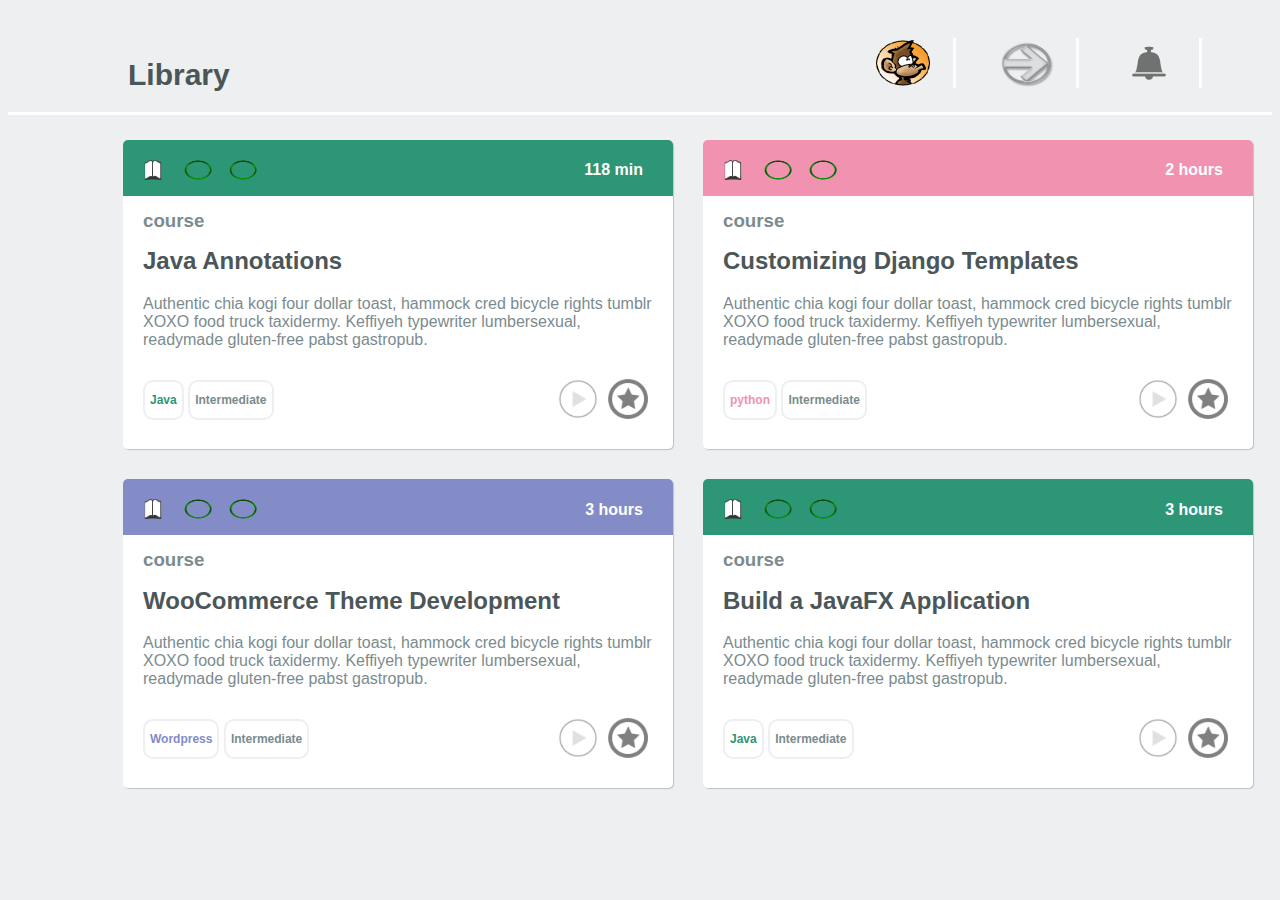
<file: index.html>
<!DOCTYPE html>
<html>
  <head>
    <link rel="stylesheet" href="https://maxcdn.bootstrapcdn.com/font-awesome/4.5.0/css/font-awesome.min.css">
    <link rel="stylesheet" href="css/styles.css" media="screen" title="no title">
    <title>Treehouse Library duplicate</title>
  </head>
  <body>
    <div class="contain">
      <div class="header cf">
        <img src="images/bell.png" alt="bell" />
        <img src="images/rightarrow.png" alt="arrow" />
        <img src="images/monkey.gif" alt="monkey" />
        <h1>Library</h1>
      </div>

      <div class="box1">
        <div class="head1 cf">
          <img src="images/book.png" alt="book" />
          <img src="images/circle.png" alt="circle" />
          <img src="images/circle.png" alt="circle" />
          <h4>118 min</h4>
       </div>
      <div class="inside1">
        <h3>course</h3>
        <h2>Java Annotations</h2>
        <p>
          Authentic chia kogi four dollar toast, hammock cred bicycle rights tumblr XOXO food truck taxidermy. Keffiyeh typewriter lumbersexual, readymade gluten-free pabst gastropub.
        </p>
        <div class="bottom1">
          <button id="b1" type="button" name="button">Java</button>
          <button type="button" name="button">Intermediate</button>
          <img src="images/star.png" alt="star" />
          <img src="images/play.png" alt="play" />

        </div>
      </div>
    </div>


    <!-- second box -->

    <div class="box1">
      <div class="head2  cf">
        <img src="images/book.png" alt="book" />
        <img src="images/circle.png" alt="circle" />
        <img src="images/circle.png" alt="circle" />
        <h4>2 hours</h4>
     </div>
    <div class="inside1">
      <h3>course</h3>
      <h2>Customizing Django Templates</h2>
      <p>
        Authentic chia kogi four dollar toast, hammock cred bicycle rights tumblr XOXO food truck taxidermy. Keffiyeh typewriter lumbersexual, readymade gluten-free pabst gastropub.
      </p>
      <div class="bottom1">
        <button id="b2" type="button" name="button">python</button>
        <button type="button" name="button">Intermediate</button>
        <img src="images/star.png" alt="star" />
        <img src="images/play.png" alt="play" />

      </div>
    </div>
   </div>

  <!-- third box -->

  <div class="box1">
    <div class="head3  cf">
      <img src="images/book.png" alt="book" />
      <img src="images/circle.png" alt="circle" />
      <img src="images/circle.png" alt="circle" />
      <h4>3 hours</h4>
   </div>
  <div class="inside1">
    <h3>course</h3>
    <h2>WooCommerce Theme Development</h2>
    <p>
      Authentic chia kogi four dollar toast, hammock cred bicycle rights tumblr XOXO food truck taxidermy. Keffiyeh typewriter lumbersexual, readymade gluten-free pabst gastropub.
    </p>
    <div class="bottom1">
      <button id="b3" type="button" name="button">Wordpress</button>
      <button type="button" name="button">Intermediate</button>
      <img src="images/star.png" alt="star" />
      <img src="images/play.png" alt="play" />

    </div>
  </div>
 </div>

  <!-- fourth box -->

 <div class="box1">
   <div class="head1 cf">
     <img src="images/book.png" alt="book" />
     <img src="images/circle.png" alt="circle" />
     <img src="images/circle.png" alt="circle" />
     <h4>3 hours</h4>
  </div>
 <div class="inside1">
   <h3>course</h3>
   <h2>Build a JavaFX Application</h2>
   <p>
     Authentic chia kogi four dollar toast, hammock cred bicycle rights tumblr XOXO food truck taxidermy. Keffiyeh typewriter lumbersexual, readymade gluten-free pabst gastropub.
   </p>
   <div class="bottom1">
     <button id="b1" type="button" name="button">Java</button>
     <button type="button" name="button">Intermediate</button>
     <img src="images/star.png" alt="star" />
     <img src="images/play.png" alt="play" />

   </div>
 </div>
</div>

    </div>

  </body>
</html>
</file>
<file: css/styles.css>
/**,
*::before
*::after {
  -webkit-box-sizing: border-box;
     -moz-box-sizing: border-box;
          box-sizing: border-box;
}*/

/*.contain {
  max-width: inherit;
}*/

.header img {
  width: 60px;
  height: 50px;
  float: right;
  border-right: solid white;
  margin-bottom: -10px;
  padding-right:20px;
  padding-left: -10px;
  margin-right: 40px

}
.inside1 img {
  width: 40px;
  height: 40px;
}

body {
  background-color: #EDEFF0;
  font-family: sans-serif;
}

.header {
  border-bottom: solid white;
  padding: 30px;
  padding-bottom: -20px;

}

.header h1 {
  font-size: 30px;
  float: left;
  color:  #4B5658;
  padding-left: 90px;
  margin-bottom: -10px;
  padding-top: -20px;
}

.box1 {
  border: 2px #EDEFF0;
  overflow:hidden;
  box-shadow: 1px 1px 1px #bcc3c4;
  border-radius: 5px;
  width: 550px;
  height: auto;
  position:relative;
  top: 10px;
  left: 100px;
  float: left;
  margin: 15px;
}

.cf:after {
  content: "";
  display: table;
  clear: both;
}

.head1 {
  background-color: #2C9676;
  margin-bottom: -15px;
  padding-bottom: 10px;
}

.head1 h4 {
  float:right;
  padding-right: 30px;
  color: white;
}
.head1 img {
  float:left;
  padding-left: 15px;
}

.box1 img {
  padding-top: 20px;
  width: 30px;
  height: 20px;
}
.inside1 {
  background-color: white;
  margin: 0;
  padding: 20px;

}
h3 {
  color: #7B8B8E;
  margin-top: -6px;
  /*padding-bottom: 6px;*/
}
p {
  color: #7B8B8E;
}
h2 {
 color: #4B5658;
 margin-top: -3px;
 /*padding: 4px;*/
}
.bottom1 {
padding-bottom: 9px;
padding-top: 15px;
}

.bottom1 img {
  width: 40px;
  height: 40px;
  float: right;
  margin-top: -6px;
  padding: 5px;
  /*padding-top: 10px;*/
}
button {
  font-size: 12px;
  width: auto;
  height: 40px;
  border-radius: 10px;
  background-color: white;
  border: solid 2px #EDEFF0;
  font-weight: bold;
  color: #7B8B8E;
  padding: 5px;
}

#b1 {
  color: #2C9676;

}

/*starting box 2 css */

.head2 {
    background-color: #F092B0;
    margin-bottom: -15px;
    padding-bottom: 10px;
  }

  .head2 h4 {
    float:right;
    padding-right: 30px;
    color: white;
  }
  .head2 img {
    float:left;
    padding-left: 15px;
}
#b2 {
    color: #F092B0;
}

/*starting box 3 css */

.head3 {
    background-color: #838CC7;
    margin-bottom: -15px;
    padding-bottom: 10px;
  }

  .head3 h4 {
    float:right;
    padding-right: 30px;
    color: white;
  }
  .head3 img {
    float:left;
    padding-left: 15px;
}
#b3 {
    color: #838CC7;
}
</file>
